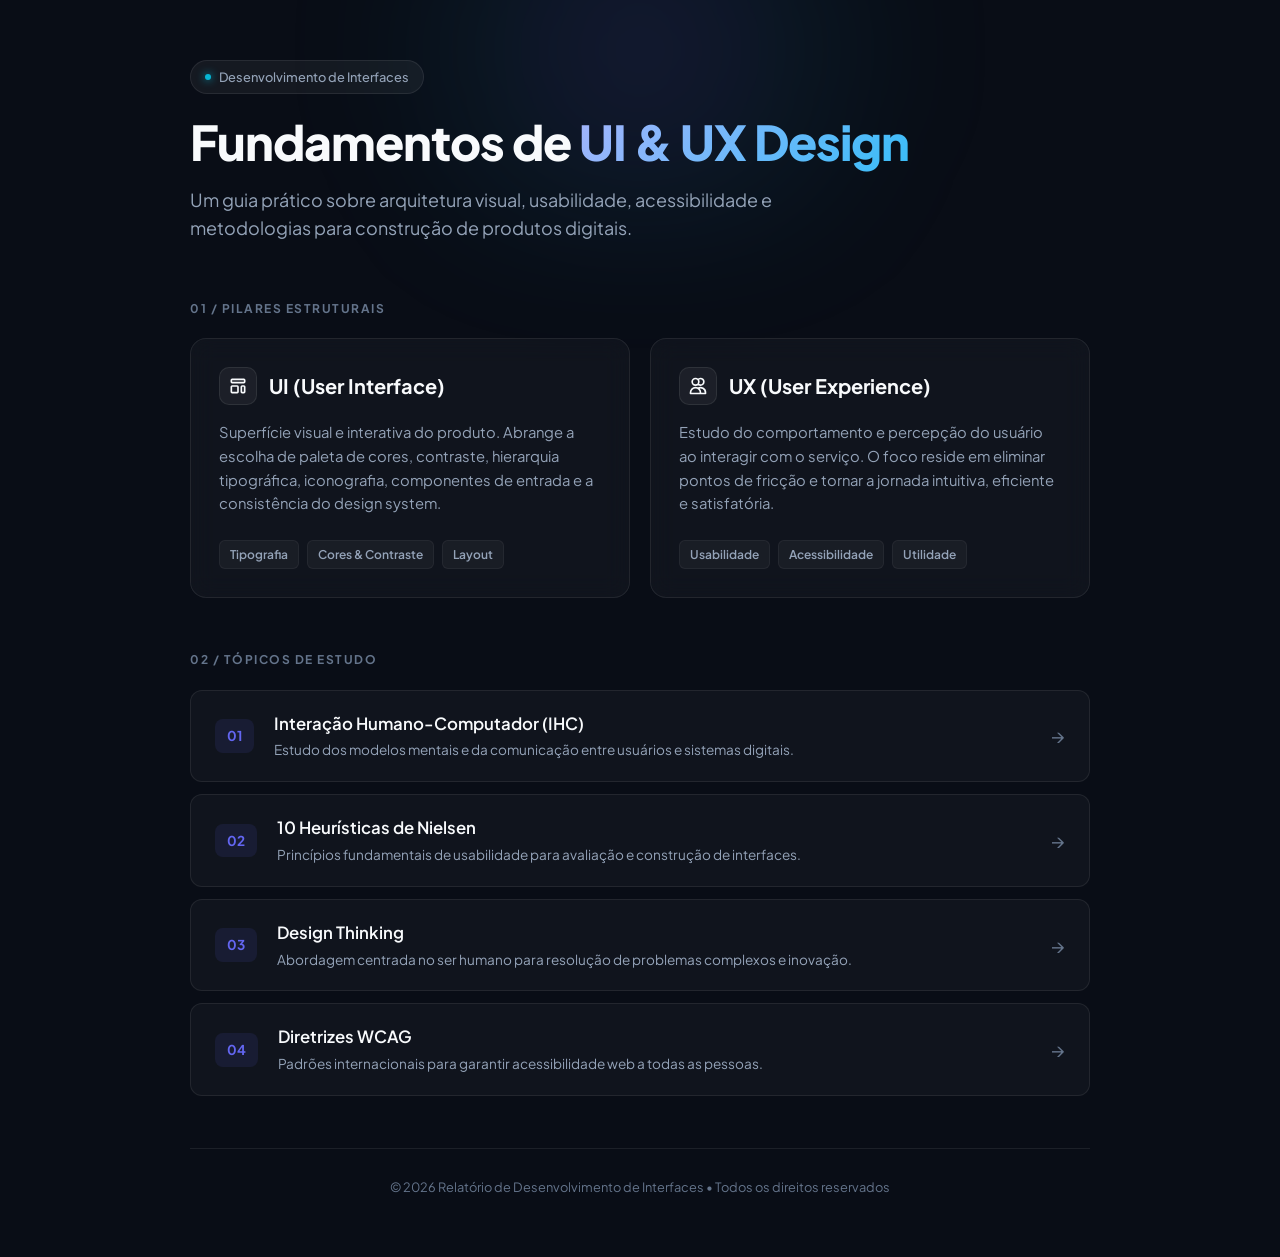
<file: index.html>
<!DOCTYPE html>
<html lang="pt-BR">
<head>
    <meta charset="UTF-8">
    <meta name="viewport" content="width=device-width, initial-scale=1.0">
    <title>Desenvolvimento de Interfaces — UI & UX</title>

    <link rel="preconnect" href="https://fonts.googleapis.com">
    <link rel="preconnect" href="https://fonts.gstatic.com" crossorigin>
    <link href="https://fonts.googleapis.com/css2?family=Plus+Jakarta+Sans:wght@400;500;600;700;800&display=swap" rel="stylesheet">

    <link rel="stylesheet" href="style.css">
</head>
<body>

    <div class="ambient-glow"></div>

    <div class="container">

        <header class="hero">
            <div class="badge">
                <span class="badge-dot"></span>
                <span>Desenvolvimento de Interfaces</span>
            </div>
            <h1 class="hero-title">Fundamentos de <span class="gradient-text">UI & UX Design</span></h1>
            <p class="hero-subtitle">
                Um guia prático sobre arquitetura visual, usabilidade, acessibilidade e metodologias para construção de produtos digitais.
            </p>
        </header>
        <section class="section">
            <div class="section-tag">01 / Pilares Estruturais</div>
            
            <div class="cards-grid dual">
                <article class="card card-accent-indigo">
                    <div class="card-header">
                        <div class="icon-box">
                            <svg width="20" height="20" fill="none" viewBox="0 0 24 24" stroke="currentColor">
                                <path stroke-linecap="round" stroke-linejoin="round" stroke-width="2" d="M4 5a1 1 0 011-1h14a1 1 0 011 1v2a1 1 0 01-1 1H5a1 1 0 01-1-1V5zM4 13a1 1 0 011-1h6a1 1 0 011 1v6a1 1 0 01-1 1H5a1 1 0 01-1-1v-6zM16 13a1 1 0 011-1h2a1 1 0 011 1v6a1 1 0 01-1 1h-2a1 1 0 01-1-1v-6z"/>
                            </svg>
                        </div>
                        <h2>UI (User Interface)</h2>
                    </div>
                    <p class="card-desc">
                        Superfície visual e interativa do produto. Abrange a escolha de paleta de cores, contraste, hierarquia tipográfica, iconografia, componentes de entrada e a consistência do design system.
                    </p>
                    <div class="pill-group">
                        <span class="pill">Tipografia</span>
                        <span class="pill">Cores & Contraste</span>
                        <span class="pill">Layout</span>
                    </div>
                </article>

                <article class="card card-accent-cyan">
                    <div class="card-header">
                        <div class="icon-box">
                            <svg width="20" height="20" fill="none" viewBox="0 0 24 24" stroke="currentColor">
                                <path stroke-linecap="round" stroke-linejoin="round" stroke-width="2" d="M12 4.354a4 4 0 110 5.292M15 21H3v-1a6 6 0 0112 0v1zm0 0h6v-1a6 6 0 00-9-5.197M13 7a4 4 0 11-8 0 4 4 0 018 0z"/>
                            </svg>
                        </div>
                        <h2>UX (User Experience)</h2>
                    </div>
                    <p class="card-desc">
                        Estudo do comportamento e percepção do usuário ao interagir com o serviço. O foco reside em eliminar pontos de fricção e tornar a jornada intuitiva, eficiente e satisfatória.
                    </p>
                    <div class="pill-group">
                        <span class="pill">Usabilidade</span>
                        <span class="pill">Acessibilidade</span>
                        <span class="pill">Utilidade</span>
                    </div>
                </article>
            </div>
        </section>

        <section class="section">
            <div class="section-tag">02 / Tópicos de Estudo</div>

            <nav class="modules-grid" aria-label="Tópicos do Curso">
                
                <a href="de_int_IHC/index.html" class="module-card">
                    <div class="module-num">01</div>
                    <div class="module-content">
                        <h3>Interação Humano-Computador (IHC)</h3>
                        <p>Estudo dos modelos mentais e da comunicação entre usuários e sistemas digitais.</p>
                    </div>
                    <span class="arrow">&rarr;</span>
                </a>

                <a href="de_int_HN/index.html" class="module-card">
                    <div class="module-num">02</div>
                    <div class="module-content">
                        <h3>10 Heurísticas de Nielsen</h3>
                        <p>Princípios fundamentais de usabilidade para avaliação e construção de interfaces.</p>
                    </div>
                    <span class="arrow">&rarr;</span>
                </a>

                <a href="de_int_DT/index.html" class="module-card">
                    <div class="module-num">03</div>
                    <div class="module-content">
                        <h3>Design Thinking</h3>
                        <p>Abordagem centrada no ser humano para resolução de problemas complexos e inovação.</p>
                    </div>
                    <span class="arrow">&rarr;</span>
                </a>

                <a href="de_int_WCAG/index.html" class="module-card">
                    <div class="module-num">04</div>
                    <div class="module-content">
                        <h3>Diretrizes WCAG</h3>
                        <p>Padrões internacionais para garantir acessibilidade web a todas as pessoas.</p>
                    </div>
                    <span class="arrow">&rarr;</span>
                </a>

            </nav>
        </section>

        <footer class="footer">
            <p>&copy; 2026 Relatório de Desenvolvimento de Interfaces &bull; Todos os direitos reservados</p>
        </footer>

    </div>

</body>
</html>
</file>
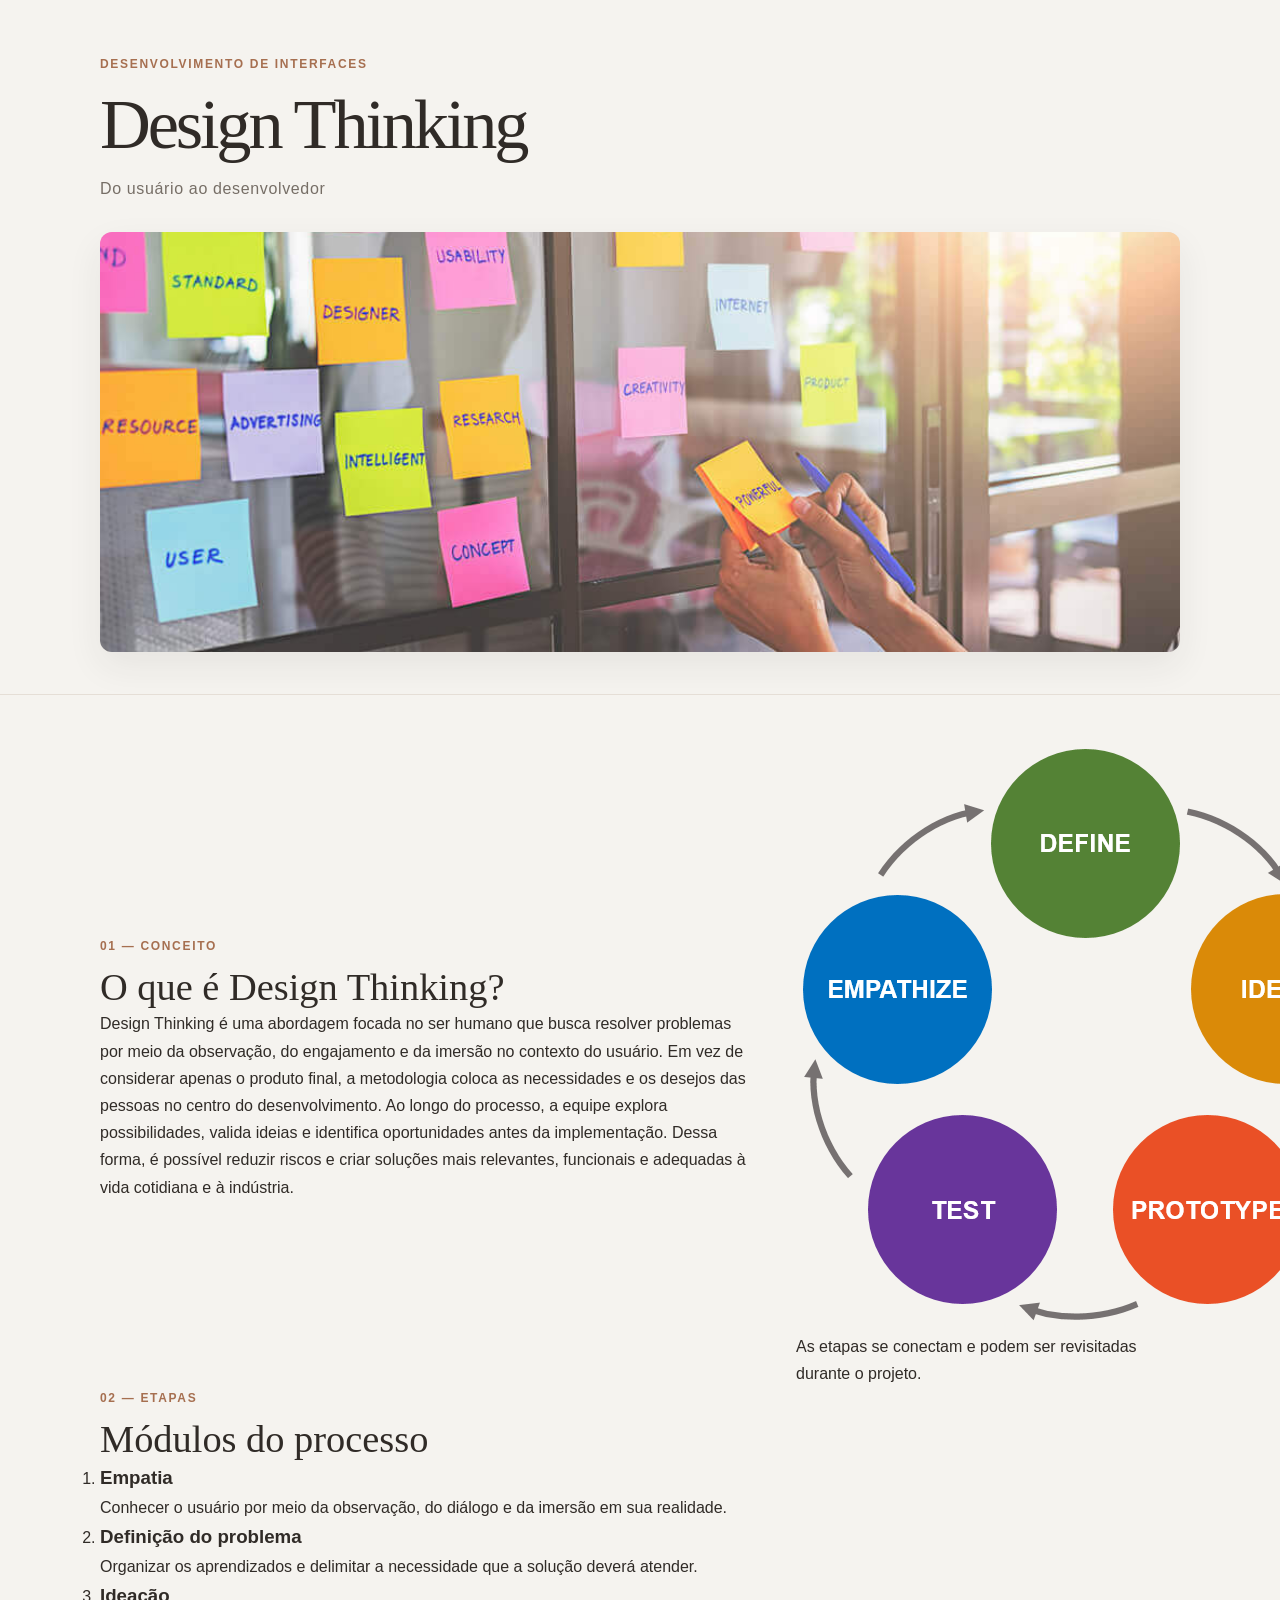
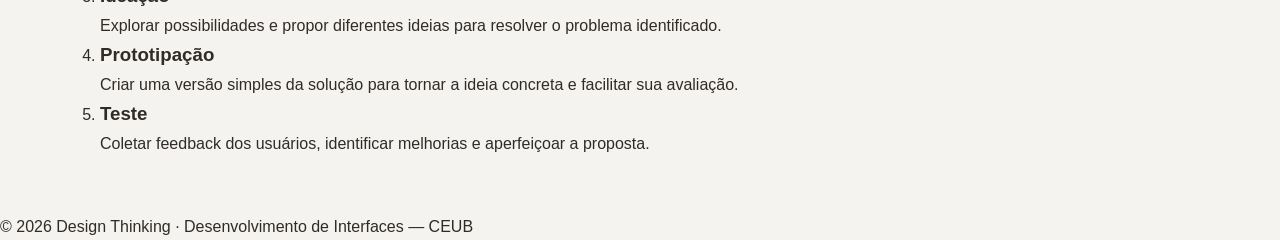
<file: de_int_DT/index.html>
<!DOCTYPE html>
<html lang="pt-BR">
<head>
    <meta charset="UTF-8">
    <meta name="viewport" content="width=device-width, initial-scale=1.0">
    <meta name="description" content="Conheça o Design Thinking e as etapas do processo de criação centrado no usuário.">
    <title>Design Thinking | Do usuário ao desenvolvedor</title>
    <link rel="stylesheet" href="style.css">
</head>
<body>
    <header class="hero">
        <div class="container">
            <p class="eyebrow">Desenvolvimento de interfaces</p>
            <h1>Design Thinking</h1>
            <p class="subtitle">Do usuário ao desenvolvedor</p>

            <figure class="hero-image">
                <img src="DT.jpg" alt="Ilustração relacionada ao Design Thinking">
            </figure>
        </div>
    </header>

    <main class="container">
        <section class="overview" aria-labelledby="concept-title">
            <div class="intro">
                <p class="section-label">01 — Conceito</p>
                <h2 id="concept-title">O que é Design Thinking?</h2>
                <p>
                    Design Thinking é uma abordagem focada no ser humano que busca resolver problemas
                    por meio da observação, do engajamento e da imersão no contexto do usuário.
                    Em vez de considerar apenas o produto final, a metodologia coloca as necessidades
                    e os desejos das pessoas no centro do desenvolvimento. Ao longo do processo,
                    a equipe explora possibilidades, valida ideias e identifica oportunidades antes
                    da implementação. Dessa forma, é possível reduzir riscos e criar soluções mais
                    relevantes, funcionais e adequadas à vida cotidiana e à indústria.
                </p>
            </div>

            <figure class="process-image">
                <img src="DT_PROCESS.gif" alt="Representação visual das etapas do Design Thinking">
                <figcaption>As etapas se conectam e podem ser revisitadas durante o projeto.</figcaption>
            </figure>
        </section>

        <section class="steps" aria-labelledby="steps-title">
            <p class="section-label">02 — Etapas</p>
            <h2 id="steps-title">Módulos do processo</h2>

            <ol class="steps-list">
                <li>
                    <h3>Empatia</h3>
                    <p>Conhecer o usuário por meio da observação, do diálogo e da imersão em sua realidade.</p>
                </li>
                <li>
                    <h3>Definição do problema</h3>
                    <p>Organizar os aprendizados e delimitar a necessidade que a solução deverá atender.</p>
                </li>
                <li>
                    <h3>Ideação</h3>
                    <p>Explorar possibilidades e propor diferentes ideias para resolver o problema identificado.</p>
                </li>
                <li>
                    <h3>Prototipação</h3>
                    <p>Criar uma versão simples da solução para tornar a ideia concreta e facilitar sua avaliação.</p>
                </li>
                <li>
                    <h3>Teste</h3>
                    <p>Coletar feedback dos usuários, identificar melhorias e aperfeiçoar a proposta.</p>
                </li>
            </ol>
        </section>
    </main>

    <footer class="footer">
        <p>&copy; 2026 Design Thinking · Desenvolvimento de Interfaces — CEUB</p>
    </footer>
</body>
</html>
</file>
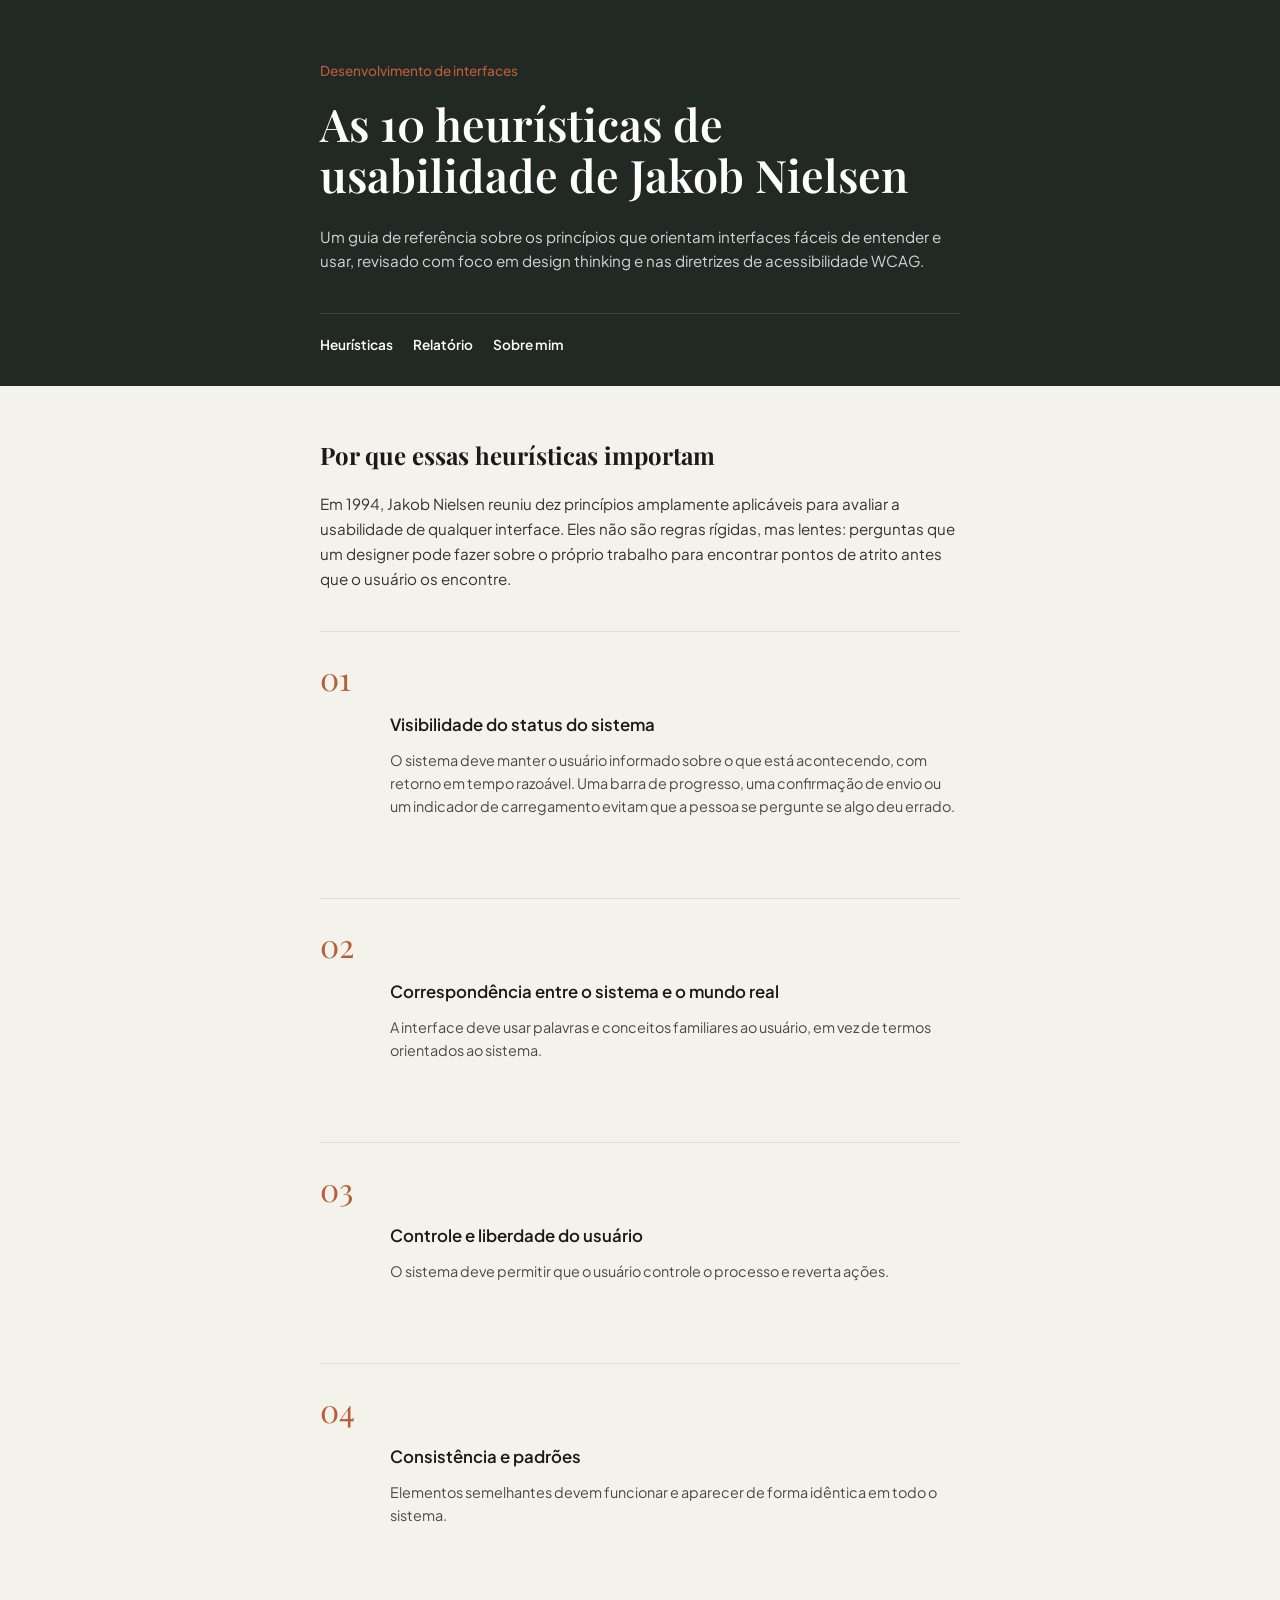
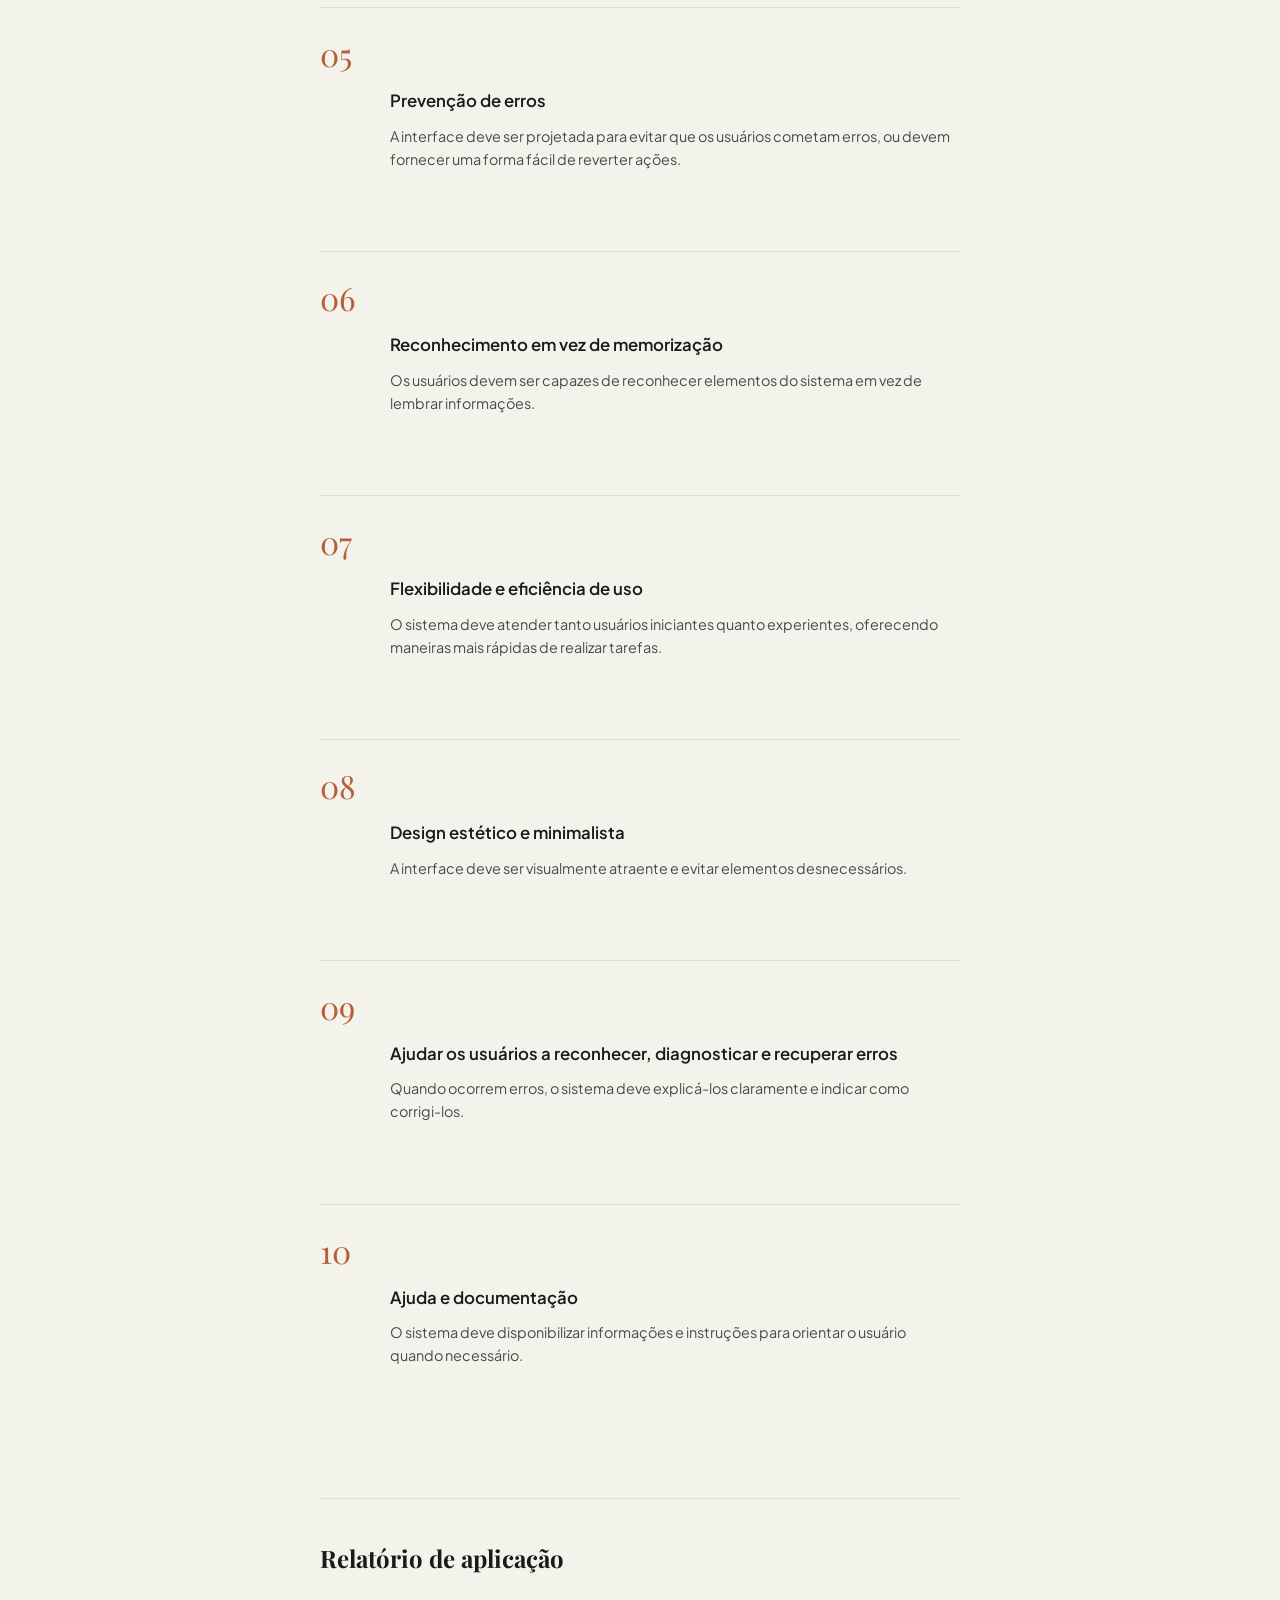
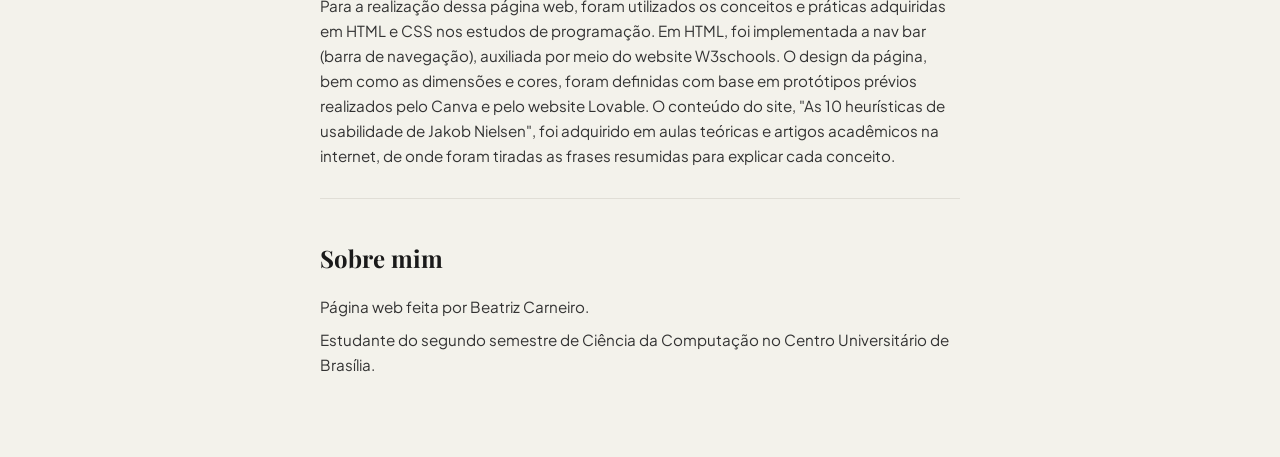
<file: de_int_HN/index.html>
<!DOCTYPE html>
<html lang="pt-BR">
<head>
    <meta charset="UTF-8">
    <meta name="viewport" content="width=device-width, initial-scale=1.0">
    <title>As 10 heurísticas de usabilidade de Jakob Nielsen</title>
    <link rel="stylesheet" href="style.css">
</head>
<body>

    <header class="titulo">
        <div class="principal">
            <span class="tag">Desenvolvimento de interfaces</span>
            <h1>As 10 heurísticas de usabilidade de Jakob Nielsen</h1>
            <p class="subtitulo">Um guia de referência sobre os princípios que orientam interfaces fáceis de entender e usar, revisado com foco em design thinking e nas diretrizes de acessibilidade WCAG.</p>
            
            <nav class="nav">
                <a href="#heuristicas">Heurísticas</a>
                <a href="#relatorio">Relatório</a>
                <a href="#sobre">Sobre mim</a>
            </nav>
        </div>
    </header>

    <main class="conteudo">
        <div class="principal">
        
            <section class="intro">
                <h2>Por que essas heurísticas importam</h2>
                <p>Em 1994, Jakob Nielsen reuniu dez princípios amplamente aplicáveis para avaliar a usabilidade de qualquer interface. Eles não são regras rígidas, mas lentes: perguntas que um designer pode fazer sobre o próprio trabalho para encontrar pontos de atrito antes que o usuário os encontre.</p>
            </section>

            <section id="heuristicas" class="heuristicas_lista">
                
                <article class="heuristica_item">
                    <span class="numero">01</span>
                    <div class="conteudo">
                        <h3>Visibilidade do status do sistema</h3>
                        <p>O sistema deve manter o usuário informado sobre o que está acontecendo, com retorno em tempo razoável. Uma barra de progresso, uma confirmação de envio ou um indicador de carregamento evitam que a pessoa se pergunte se algo deu errado.</p>
                    </div>
                </article>

                <article class="heuristica_item">
                    <span class="numero">02</span>
                    <div class="conteudo">
                        <h3>Correspondência entre o sistema e o mundo real</h3>
                        <p>A interface deve usar palavras e conceitos familiares ao usuário, em vez de termos orientados ao sistema.</p>
                    </div>
                </article>

                <article class="heuristica_item">
                    <span class="numero">03</span>
                    <div class="conteudo">
                        <h3>Controle e liberdade do usuário</h3>
                        <p>O sistema deve permitir que o usuário controle o processo e reverta ações.</p>
                    </div>
                </article>

                <article class="heuristica_item">
                    <span class="numero">04</span>
                    <div class="conteudo">
                        <h3>Consistência e padrões</h3>
                        <p>Elementos semelhantes devem funcionar e aparecer de forma idêntica em todo o sistema.</p>
                    </div>
                </article>

                <article class="heuristica_item">
                    <span class="numero">05</span>
                    <div class="conteudo">
                        <h3>Prevenção de erros</h3>
                        <p>A interface deve ser projetada para evitar que os usuários cometam erros, ou devem fornecer uma forma fácil de reverter ações.</p>
                    </div>
                </article>

                <article class="heuristica_item">
                    <span class="numero">06</span>
                    <div class="conteudo">
                        <h3>Reconhecimento em vez de memorização</h3>
                        <p>Os usuários devem ser capazes de reconhecer elementos do sistema em vez de lembrar informações.</p>
                    </div>
                </article>

                <article class="heuristica_item">
                    <span class="numero">07</span>
                    <div class="conteudo">
                        <h3>Flexibilidade e eficiência de uso</h3>
                        <p>O sistema deve atender tanto usuários iniciantes quanto experientes, oferecendo maneiras mais rápidas de realizar tarefas.</p>
                    </div>
                </article>

                <article class="heuristica_item">
                    <span class="numero">08</span>
                    <div class="conteudo">
                        <h3>Design estético e minimalista</h3>
                        <p>A interface deve ser visualmente atraente e evitar elementos desnecessários.</p>
                    </div>
                </article>

                <article class="heuristica_item">
                    <span class="numero">09</span>
                    <div class="conteudo">
                        <h3>Ajudar os usuários a reconhecer, diagnosticar e recuperar erros</h3>
                        <p>Quando ocorrem erros, o sistema deve explicá-los claramente e indicar como corrigi-los.</p>
                    </div>
                </article>

                <article class="heuristica_item">
                    <span class="numero">10</span>
                    <div class="conteudo">
                        <h3>Ajuda e documentação</h3>
                        <p>O sistema deve disponibilizar informações e instruções para orientar o usuário quando necessário.</p>
                    </div>
                </article>

            </section>

            <section id="relatorio" class="info_relatorio">
                <h2>Relatório de aplicação</h2>
                <p>Para a realização dessa página web, foram utilizados os conceitos e práticas adquiridas em HTML e CSS nos estudos de programação. Em HTML, foi implementada a nav bar (barra de navegação), auxiliada por meio do website W3schools. O design da página, bem como as dimensões e cores, foram definidas com base em protótipos prévios realizados pelo Canva e pelo website Lovable. O conteúdo do site, "As 10 heurísticas de usabilidade de Jakob Nielsen", foi adquirido em aulas teóricas e artigos acadêmicos na internet, de onde foram tiradas as frases resumidas para explicar cada conceito.</p>
            </section>

            <section id="sobre" class="info_sobre">
                <h2>Sobre mim</h2>
                <p>Página web feita por Beatriz Carneiro.</p>
                <p>Estudante do segundo semestre de Ciência da Computação no Centro Universitário de Brasília.</p>
            </section>

        </div>
    </main>

</body>
</html>
</file>
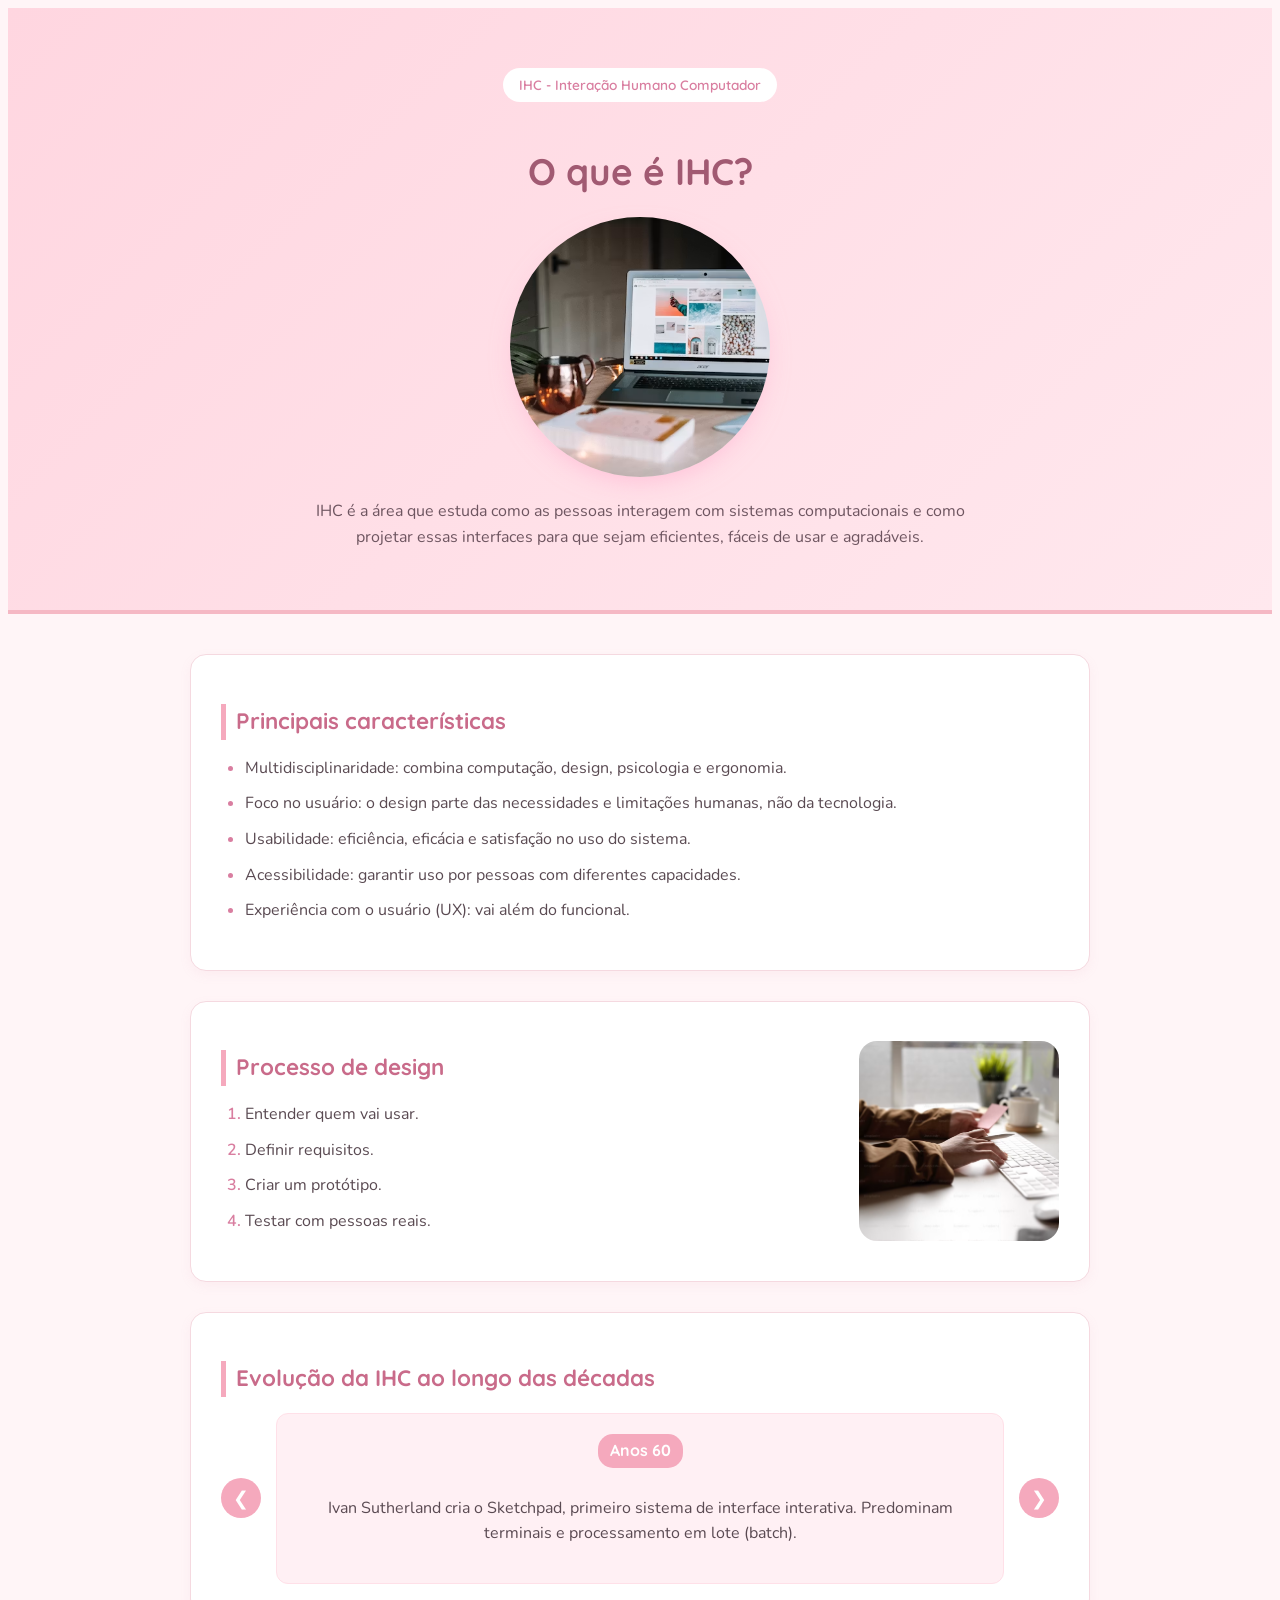
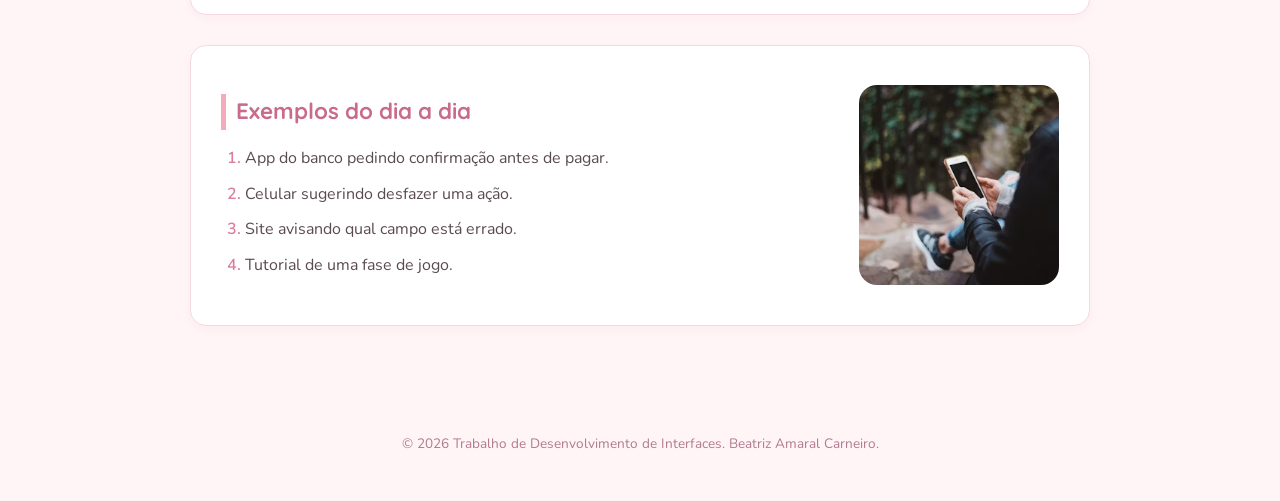
<file: de_int_IHC/index.html>
<!DOCTYPE html>
<html lang="pt-BR">
<head>
    <meta charset="UTF-8">
    <meta name="viewport" content="width=device-width, initial-scale=1.0">
    <title>IHC - Interação Humano Computador</title>
    <link rel="stylesheet" href="style.css">
    
    <!-- Bongo Cat - https://www.cursors-4u.com/cursor/slapping-cat -->
    <link rel="stylesheet" href="https://cdn.cursors-4u.net/cursors/animated/slapping-cat-1348ecde-48.css">

</head>
<body>
    <header class="header1">
        <span class="tag">IHC - Interação Humano Computador</span>
        <h1>O que é IHC?</h1>
        <img class="headerimg" src="header1img.avif" alt="Cabeçalho">
        <p class="lead">
            IHC é a área que estuda como as pessoas interagem com sistemas computacionais e como projetar essas interfaces para que sejam eficientes, fáceis de usar e agradáveis.
        </p>
    </header>

    <main>
        <section class="blocos">
            <h2>Principais características</h2>
            <ul>
                <li>Multidisciplinaridade: combina computação, design, psicologia e ergonomia.</li>
                <li>Foco no usuário: o design parte das necessidades e limitações humanas, não da tecnologia.</li>
                <li>Usabilidade: eficiência, eficácia e satisfação no uso do sistema.</li>
                <li>Acessibilidade: garantir uso por pessoas com diferentes capacidades.</li>
                <li>Experiência com o usuário (UX): vai além do funcional.</li>
            </ul>
        </section>

        <section class="blocos2">
            <div>
                <h2>Processo de design</h2>
                <ol>
                    <li>Entender quem vai usar.</li>
                    <li>Definir requisitos.</li>
                    <li>Criar um protótipo.</li>
                    <li>Testar com pessoas reais.</li>
                </ol>
            </div>
            <img class="blocos2img" src="blocoimg.avif" alt="Processo de design">
        </section>

        <section class="cards">
            <h2>Evolução da IHC ao longo das décadas</h2>
            <div class="cards-container">
                <button class="btn" id="btn-prev">&#10094;</button>

                <div class="card-molde">
                    <div class="card card-ativo">
                        <span class="card-ano">Anos 60</span>
                        <p>Ivan Sutherland cria o Sketchpad, primeiro sistema de interface interativa. Predominam terminais e processamento em lote (batch).</p>
                    </div>
                 
                    <div class="card">
                        <span class="card-ano">Anos 70</span>
                        <p>A Xerox PARC desenvolve o conceito de interface WIMP. IHC ainda restrita a laboratórios de pesquisas.</p>
                    </div>
                  
                    <div class="card">
                        <span class="card-ano">Anos 80</span>
                        <p>Lançamento do Macintosh e do Windows 1.0, levando GUIs ao público geral. IHC torna-se, em 1982, disciplina científica.</p>
                    </div>
                
                    <div class="card">
                        <span class="card-ano">Anos 90</span>
                        <p>Popularização dos PCs em casa e da web. Cresce a preocupação com o UCD.</p>
                    </div>
               
                    <div class="card">
                        <span class="card-ano">Anos 2000</span>
                        <p>Surge a web 2.0, interfaces mais ricas e os primeiros smartphones. O conceito de UX torna-se importante.</p>
                    </div>
                  
                    <div class="card">
                        <span class="card-ano">Anos 2010</span>
                        <p>Consolidação dos smartphones e telas sensíveis ao toque. Design responsivo, acessibilidade e inclusão ganham peso nos requisitos.</p>
                    </div>
                
                    <div class="card">
                        <span class="card-ano">Anos 2020</span>
                        <p>Interfaces conversacionais, realidade virtual aumentada e discussões sobre IA passam a dominar a área.</p>
                    </div>
                </div>

                <button class="btn" id="btn-prox">&#10095;</button>
            </div>
        </section>

        <section class="blocos3">
            <div>
                <h2>Exemplos do dia a dia</h2>
                <ol>
                    <li>App do banco pedindo confirmação antes de pagar.</li>
                    <li>Celular sugerindo desfazer uma ação.</li>
                    <li>Site avisando qual campo está errado.</li>
                    <li>Tutorial de uma fase de jogo.</li>
                </ol>
            </div>
            <img class="blocos3img" src="bloco3img.avif" alt="Exemplos do dia a dia">
        </section>
    </main>

    <footer>
        <p>&copy; 2026 Trabalho de Desenvolvimento de Interfaces. Beatriz Amaral Carneiro.</p>
    </footer>
    <script src="script.js"></script>
    
</body>
</html>
</file>
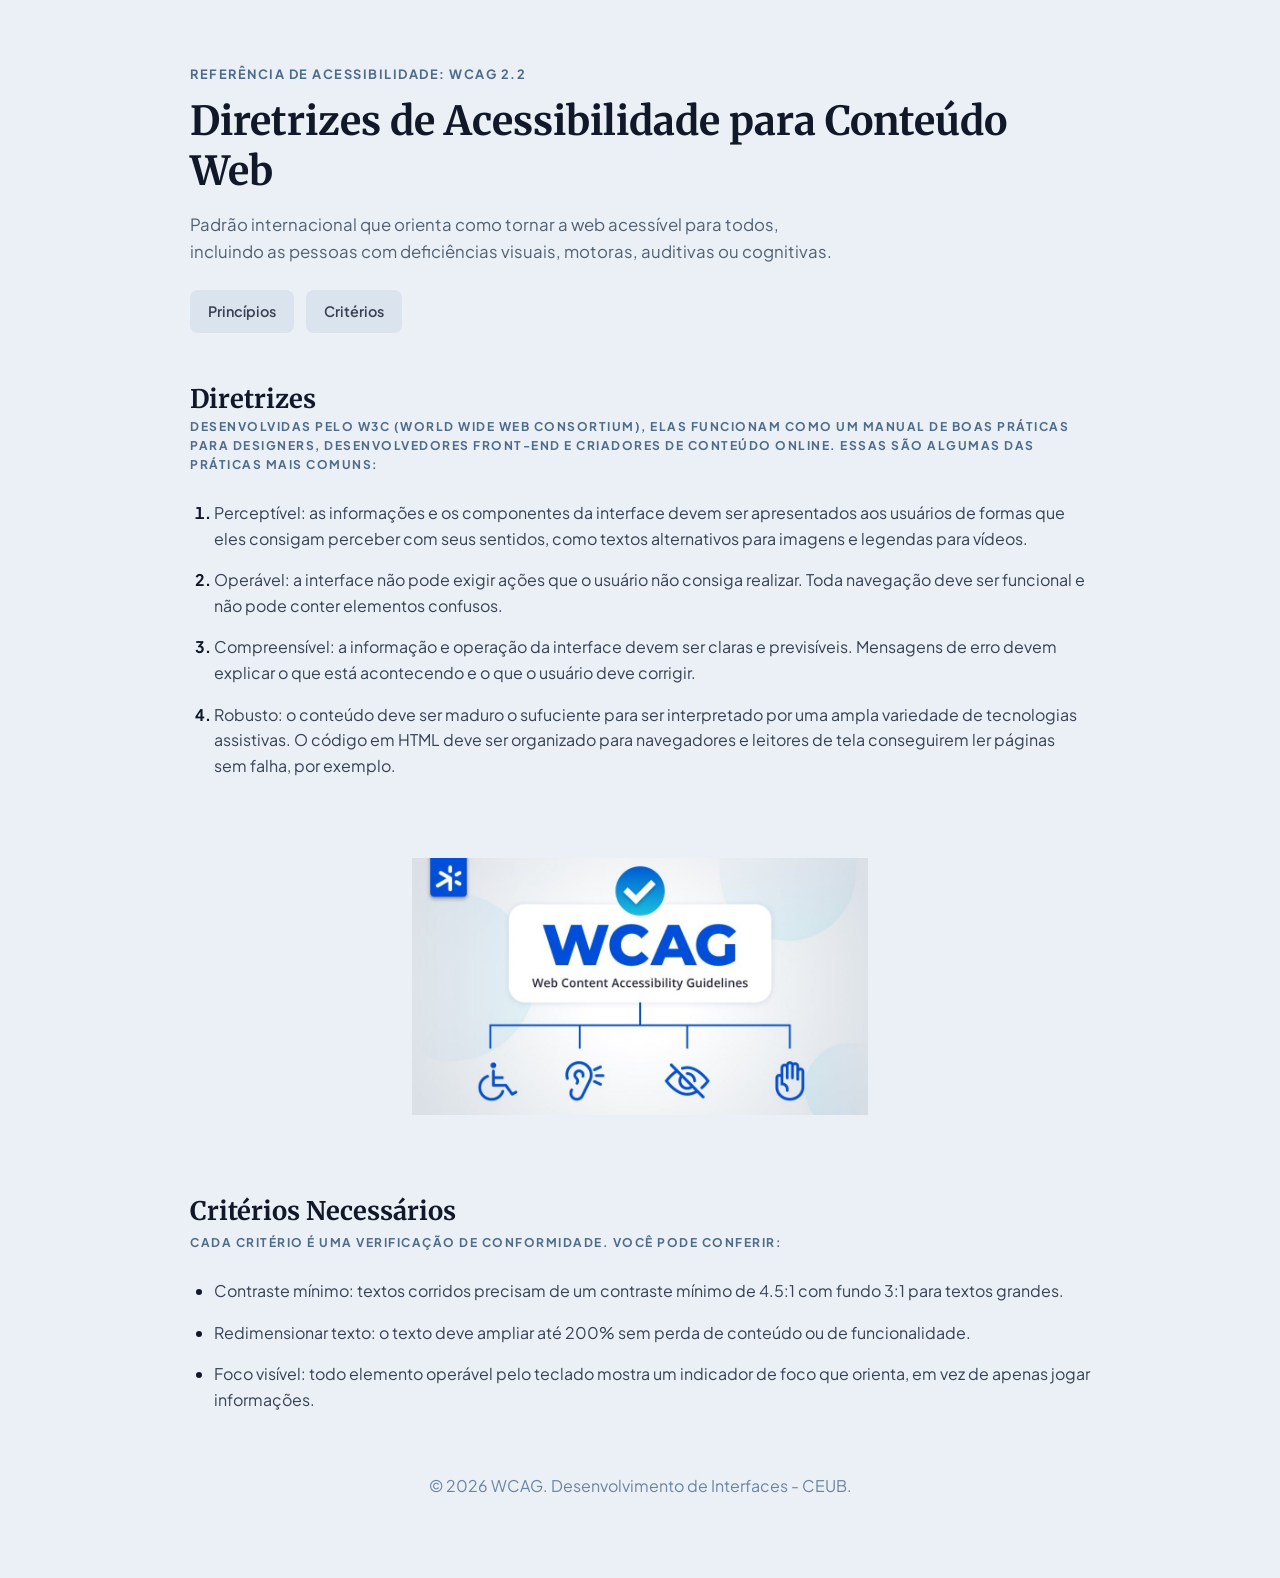
<file: de_int_WCAG/index.html>
<!DOCTYPE html>
<html lang="en">
<head>
    <meta charset="UTF-8">
    <meta name="viewport" content="width=device-width, initial-scale=1.0">
    <title>WCAG</title>
    <link rel="stylesheet" href="style.css">
</head>
<body>

    <div class="titulo">
        <header class="main_titulo">
            <span class="tag">Referência de acessibilidade: WCAG 2.2</span>
            <h1 class="lead">Diretrizes de Acessibilidade para Conteúdo Web</h1>
            <p class="subtext">Padrão internacional que orienta como tornar a web acessível para todos, incluindo as pessoas com deficiências visuais, motoras, auditivas ou cognitivas.</p>

            <nav>
                <ul>
                    <li><a href="#principios">Princípios</a></li>
                    <li><a href="#criterios">Critérios</a></li>
                </ul>
            </nav>
        </header>
    </div>

    <main>
        <div class="define">
        <div class="concept">
            <span class="concept_tag" id="principios">Diretrizes</span>
            <span class="concept_lead">Desenvolvidas pelo W3C (World Wide Web Consortium), elas funcionam como um manual de boas práticas para designers, desenvolvedores front-end e criadores de conteúdo online. Essas são algumas das práticas mais comuns:</span>
        </div>
        </div>

        <div class="principios">
            <ol>
                <li>Perceptível: as informações e os componentes da interface devem ser apresentados aos usuários de formas que eles consigam perceber com seus sentidos, como textos alternativos para imagens e legendas para vídeos.</li>
                <li>Operável: a interface não pode exigir ações que o usuário não consiga realizar. Toda navegação deve ser funcional e não pode conter elementos confusos.</li>
                <li>Compreensível: a informação e operação da interface devem ser claras e previsíveis. Mensagens de erro devem explicar o que está acontecendo e o que o usuário deve corrigir.</li>
                <li>Robusto: o conteúdo deve ser maduro o sufuciente para ser interpretado por uma ampla variedade de tecnologias assistivas. O código em HTML deve ser organizado para navegadores e leitores de tela conseguirem ler páginas sem falha, por exemplo. </li>
            </ol>
        </div>

        <div class="imagem">
            <img src="wcag.jpg">
        </div>

        <div class="criterio" id="criterios">
            <span class="criterio_tag">Critérios Necessários</span>
            <span class="criterio_lead">Cada critério é uma verificação de conformidade. Você pode conferir:</span>
        </div>

        <div class="criterios_lista">
            <ul>
                <li>Contraste mínimo: textos corridos precisam de um contraste mínimo de 4.5:1 com fundo 3:1 para textos grandes.</li>
                <li>Redimensionar texto: o texto deve ampliar até 200% sem perda de conteúdo ou de funcionalidade.</li>
                <li>Foco visível: todo elemento operável pelo teclado mostra um indicador de foco que orienta, em vez de apenas jogar informações.</li>

            </ul>
        </div>
    </main>

    <footer>
        <p>&copy; 2026 WCAG. Desenvolvimento de Interfaces - CEUB.</p>
    </footer>
    
</body>
</html>
</file>
<file: style.css>
:root {
    --bg-dark: #090d16;
    --card-bg: rgba(255, 255, 255, 0.03);
    --card-hover: rgba(255, 255, 255, 0.06);
    --border-color: rgba(255, 255, 255, 0.08);
    --border-hover: rgba(255, 255, 255, 0.2);
    
    --text-primary: #f8fafc;
    --text-secondary: #94a3b8;
    --text-muted: #64748b;

    --accent-indigo: #6366f1;
    --accent-cyan: #06b6d4;
    
    --font-main: 'Plus Jakarta Sans', system-ui, -apple-system, sans-serif;
}
* {
    margin: 0;
    padding: 0;
    box-sizing: border-box;
}

body {
    background-color: var(--bg-dark);
    color: var(--text-primary);
    font-family: var(--font-main);
    line-height: 1.6;
    min-height: 100vh;
    padding: 60px 20px;
    position: relative;
    overflow-x: hidden;
    -webkit-font-smoothing: antialiased;
}

.ambient-glow {
    position: absolute;
    top: -150px;
    left: 50%;
    transform: translateX(-50%);
    width: 600px;
    height: 400px;
    background: radial-gradient(circle, rgba(99, 102, 241, 0.15) 0%, rgba(6, 182, 212, 0.05) 50%, transparent 80%);
    pointer-events: none;
    z-index: 0;
    filter: blur(60px);
}

.container {
    max-width: 900px;
    margin: 0 auto;
    position: relative;
    z-index: 1;
}
.hero {
    margin-bottom: 56px;
}

.badge {
    display: inline-flex;
    align-items: center;
    gap: 8px;
    background: rgba(255, 255, 255, 0.05);
    border: 1px solid var(--border-color);
    padding: 6px 14px;
    border-radius: 100px;
    font-size: 0.8rem;
    font-weight: 500;
    color: var(--text-secondary);
    margin-bottom: 20px;
}

.badge-dot {
    width: 6px;
    height: 6px;
    background-color: var(--accent-cyan);
    border-radius: 50%;
    box-shadow: 0 0 8px var(--accent-cyan);
}

.hero-title {
    font-size: 3rem;
    font-weight: 800;
    line-height: 1.15;
    letter-spacing: -1px;
    margin-bottom: 16px;
}

.gradient-text {
    background: linear-gradient(135deg, #a5b4fc 0%, #38bdf8 100%);
    -webkit-background-clip: text;
    -webkit-text-fill-color: transparent;
}

.hero-subtitle {
    font-size: 1.125rem;
    color: var(--text-secondary);
    max-width: 680px;
    font-weight: 400;
}
.section {
    margin-bottom: 52px;
}

.section-tag {
    font-size: 0.75rem;
    font-weight: 700;
    letter-spacing: 1.5px;
    text-transform: uppercase;
    color: var(--text-muted);
    margin-bottom: 20px;
}


.cards-grid.dual {
    display: grid;
    grid-template-columns: 1fr 1fr;
    gap: 20px;
}

.card {
    background: var(--card-bg);
    border: 1px solid var(--border-color);
    border-radius: 16px;
    padding: 28px;
    backdrop-filter: blur(12px);
    transition: all 0.3s cubic-bezier(0.16, 1, 0.3, 1);
}

.card:hover {
    border-color: var(--border-hover);
    transform: translateY(-2px);
    background: var(--card-hover);
}

.card-header {
    display: flex;
    align-items: center;
    gap: 12px;
    margin-bottom: 16px;
}

.icon-box {
    width: 38px;
    height: 38px;
    border-radius: 10px;
    display: flex;
    align-items: center;
    justify-content: center;
    background: rgba(255, 255, 255, 0.05);
    border: 1px solid var(--border-color);
    color: var(--text-primary);
}

.card-accent-indigo:hover .icon-box {
    color: #a5b4fc;
    border-color: rgba(99, 102, 241, 0.4);
}

.card-accent-cyan:hover .icon-box {
    color: #38bdf8;
    border-color: rgba(6, 182, 212, 0.4);
}

.card h2 {
    font-size: 1.25rem;
    font-weight: 700;
}

.card-desc {
    font-size: 0.925rem;
    color: var(--text-secondary);
    margin-bottom: 24px;
    line-height: 1.6;
}

.pill-group {
    display: flex;
    flex-wrap: wrap;
    gap: 8px;
}

.pill {
    font-size: 0.75rem;
    font-weight: 600;
    padding: 4px 10px;
    border-radius: 6px;
    background: rgba(255, 255, 255, 0.04);
    color: var(--text-secondary);
    border: 1px solid rgba(255, 255, 255, 0.05);
}

.modules-grid {
    display: grid;
    grid-template-columns: 1fr;
    gap: 12px;
}

.module-card {
    display: flex;
    align-items: center;
    gap: 20px;
    padding: 20px 24px;
    background: var(--card-bg);
    border: 1px solid var(--border-color);
    border-radius: 12px;
    text-decoration: none;
    color: inherit;
    transition: all 0.25s ease;
}

.module-card:hover {
    background: var(--card-hover);
    border-color: var(--border-hover);
    transform: translateX(4px);
}

.module-num {
    font-size: 0.85rem;
    font-weight: 700;
    color: var(--accent-indigo);
    background: rgba(99, 102, 241, 0.1);
    padding: 6px 12px;
    border-radius: 8px;
}

.module-content {
    flex: 1;
}

.module-content h3 {
    font-size: 1.05rem;
    font-weight: 600;
    color: var(--text-primary);
    margin-bottom: 2px;
}

.module-content p {
    font-size: 0.85rem;
    color: var(--text-secondary);
}

.arrow {
    font-size: 1.2rem;
    color: var(--text-muted);
    transition: transform 0.2s ease, color 0.2s ease;
}

.module-card:hover .arrow {
    color: var(--text-primary);
    transform: translateX(4px);
}

.footer {
    border-top: 1px solid var(--border-color);
    padding-top: 28px;
    text-align: center;
    font-size: 0.8rem;
    color: var(--text-muted);
}

@media (max-width: 680px) {
    .cards-grid.dual {
        grid-template-columns: 1fr;
    }

    .hero-title {
        font-size: 2.2rem;
    }

    .module-card {
        padding: 16px;
    }
}
</file>
<file: de_int_DT/style.css>
:root {
    --background: #f5f3ef;
    --surface: #fffefa;
    --text: #302b27;
    --muted: #766e66;
    --accent: #a66f50;
    --line: #e5ded6;
    --shadow: 0 14px 36px rgba(48, 43, 39, 0.07);
}

* {
    margin: 0;
    padding: 0;
    box-sizing: border-box;
}

body {
    background: var(--background);
    color: var(--text);
    font-family: Arial, Helvetica, sans-serif;
    font-size: 16px;
    line-height: 1.7;
}

.container {
    width: min(100% - 40px, 1080px);
    margin-inline: auto;
}
.hero {
    padding: 54px 0 42px;
    border-bottom: 1px solid var(--line);
}

.eyebrow,
.section-label {
    color: var(--accent);
    font-size: 0.75rem;
    font-weight: 700;
    letter-spacing: 0.14em;
    text-transform: uppercase;
}

h1,
h2 {
    font-family: Georgia, "Times New Roman", serif;
    font-weight: 500;
    line-height: 1.2;
}

h1 {
    margin-top: 8px;
    font-size: clamp(2.6rem, 6vw, 4.4rem);
    letter-spacing: -0.045em;
}

.subtitle {
    margin-top: 8px;
    color: var(--muted);
    font-size: 1rem;
    letter-spacing: 0.04em;
}

.hero-image {
    margin-top: 30px;
    overflow: hidden;
    border-radius: 12px;
    background: #e9e2da;
    box-shadow: var(--shadow);
}

.hero-image img {
    display: block;
    width: 100%;
    max-height: 420px;
    object-fit: cover;
}

main {
    padding-top: 54px;
    padding-bottom: 56px;
}

.overview {
    display: grid;
    grid-template-columns: minmax(0, 1.35fr) minmax(240px, 0.8fr);
    align-items: center;
    gap: 48px;
}

h2 {
    margin-top: 8px;
    font-size: clamp(1.8rem, 3vw, 2.5rem);
}
</file>
<file: de_int_HN/style.css>
@import url('https://fonts.googleapis.com/css2?family=Playfair+Display:ital,wght@0,400;0,600;0,700;1,400&family=Plus+Jakarta+Sans:wght@400;500;600&display=swap');

* {
    margin: 0;
    padding: 0;
    box-sizing: border-box;
}

html {
  scroll-behavior: smooth; 
}

body {
    background-color: #f3f2eb;
    color: #333333;
    font-family: 'Plus Jakarta Sans', sans-serif;
    line-height: 1.6;
}
.principal {
    max-width: 680px;
    margin: 0 auto;
    padding: 0 20px;
}

.titulo {
    background-color: #222925;
    color: #ffffff;
    padding: 60px 0 30px 0;
}

.tag {
    color: #b85d38;
    font-size: 0.85rem;
    font-weight: 500;
    display: block;
    margin-bottom: 16px;
}

.titulo h1 {
    font-family: 'Playfair Display', serif;
    font-size: 2.8rem;
    font-weight: 600;
    line-height: 1.15;
    margin-bottom: 24px;
}

.subtitulo {
    color: #d1d5db;
    font-size: 0.95rem;
    line-height: 1.6;
    margin-bottom: 40px;
}

.nav {
    display: flex;
    gap: 20px;
    border-top: 1px solid #38423c;
    padding-top: 20px;
}

.nav a {
    color: #ffffff;
    text-decoration: none;
    font-size: 0.85rem;
    font-weight: 600;
    transition: opacity 0.2s;
}

.nav a:hover {
    opacity: 0.8;
}
.conteudo {
    padding: 50px 0;
}
.intro {
    margin-bottom: 40px;
}

.intro h2, 
.info_relatorio h2, 
.info_sobre h2 {
    font-family: 'Playfair Display', serif;
    font-size: 1.5rem;
    color: #1a1a1a;
    margin-bottom: 16px;
}

.intro p, 
.info_relatorio p, 
.info_sobre p {
    font-size: 0.95rem;
    color: #333333;
    line-height: 1.65;
}
.heuristicas_lista {
    margin-bottom: 50px;
}

.heuristica_item {
    display: flex;
    gap: 30px;
    padding: 30px 0;
    border-top: 1px solid #e0ded6;
}

.heuristica_item .numero {
    font-family: 'Playfair Display', serif;
    font-size: 2rem;
    color: #b85d38;
    line-height: 1;
    min-width: 40px;
}

.heuristica_item h3 {
    font-family: 'Plus Jakarta Sans', sans-serif;
    font-size: 1.05rem;
    font-weight: 600;
    color: #1a1a1a;
    margin-bottom: 10px;
}

.heuristica_item p {
    font-size: 0.9rem;
    color: #4a4a4a;
    line-height: 1.6;
}

.info_relatorio, .info_sobre {
    padding-top: 40px;
    border-top: 1px solid #e0ded6;
    margin-bottom: 30px;
}

.info_sobre p + p {
    margin-top: 8px;
}
</file>
<file: de_int_IHC/style.css>
@import url('https://fonts.googleapis.com/css2?family=Quicksand:wght@500;600;700&family=Nunito:wght@400;600&display=swap');

:root {
    margin: 0;
    padding: 0;
    box-sizing: border-box;
}

::selection {
    background: rgba(214, 161, 145, 0.582);
}



body {
    font-family: 'Nunito', sans-serif;
    background-color: #fff5f7;
    color: #5a4a52;
    line-height: 1.6;
}

h1, h2, .tag {
    font-family: 'Quicksand', sans-serif;
}

img{max-width: 100%; display: block;}

.header1 {
    background: linear-gradient(135deg, #ffd6e0, #ffe8ee);
    padding: 60px 20px;
    text-align: center;
    border-bottom: 4px solid #f5b8c4;
}

.tag {
    display: inline-block;
    background-color: #ffffff;
    color: #d97ea0;
    font-weight: 600;
    font-size: 0.85rem;
    padding: 6px 16px;
    border-radius: 20px;
    margin-bottom: 16px;
}

.header1 h1 {
    font-size: 2.3rem;
    color: #a15a72;
    margin-bottom: 16px;
}

.headerimg{
    width: 260px;
    height: 260px;
    object-fit: cover;
    border-radius: 50%;
    border: 6px solid var(--white);
    box-shadow: 0 10px 26px -8px rgba(255, 158, 199, 0.55);
    margin: 0 auto 22px;
}

.lead {
    max-width: 650px;
    margin: 0 auto;
    color: #6e5560;
}

main {
    max-width: 900px;
    margin: 0 auto;
    padding: 40px 20px;
}

section {
    background-color: #ffffff;
    border: 1px solid #f5d9e0;
    border-radius: 16px;
    padding: 30px;
    margin-bottom: 30px;
    box-shadow: 0 4px 12px rgba(218, 138, 160, 0.08);
}

h2 {
    color: #c96b8a;
    font-size: 1.4rem;
    margin-bottom: 16px;
    border-left: 5px solid #f5a9bd;
    padding-left: 10px;
}

.blocos2 {
    display: flex;
    align-items: center;
    justify-content: space-between;
    gap: 20px;
}

.blocos2img{
    width: 200px;
    height: 200px;
    object-fit: cover;
    border-radius: 18px;
    flex-shrink: 0;
}

ul, ol {
    padding-left: 24px;
}

li {
    margin-bottom: 10px;
}

li::marker {
    color: #d97ea0;
    font-weight: 600;
}

.table-wrap {
    overflow-x: auto;
}

table {
    width: 100%;
    border-collapse: collapse;
    margin-top: 10px;
    min-width: 700px;
}

th {
    background-color: #f5a9bd;
    color: #ffffff;
    padding: 12px;
    font-family: 'Quicksand', sans-serif;
    font-size: 0.9rem;
}

td {
    background-color: #fff0f4;
    padding: 12px;
    font-size: 0.85rem;
    border: 1px solid #ffe0e8;
    vertical-align: top;
}

tr:hover td {
    background-color: #ffe4ec;
}

.blocos3{
    display:flex;
    align-items: center;
    justify-content: space-between;
    gap: 20px;
}

.blocos3img{
    width: 200px;
    height: 200px;
    object-fit: cover;
    border-radius: 18px;
    flex-shrink: 0;
}

.cards-container {
    display: flex;
    align-items: center;
    justify-content: space-between;
    gap: 15px;
    margin-top: 15px;
}

.card-molde {
    flex-grow: 1;
    min-height: 140px; 
}

.card {
    display: none; 
    background-color: #fff0f4;
    border: 1px solid #ffe0e8;
    border-radius: 12px;
    padding: 20px;
    text-align: center;
}

.card-ativo {
    display: block; 
}

.card-ano {
    display: inline-block;
    background-color: #f5a9bd;
    color: #ffffff;
    font-family: 'Quicksand', sans-serif;
    font-weight: 700;
    padding: 4px 12px;
    border-radius: 15px;
    margin-bottom: 12px;
}

.btn {
    background-color: #f5a9bd;
    color: #ffffff;
    border: none;
    border-radius: 50%;
    width: 40px;
    height: 40px;
    font-size: 1.2rem;
    cursor: pointer;
    transition: background-color 0.2s;
    flex-shrink: 0;
}

.btn:hover {
    background-color: #d97ea0;
}

footer {
    text-align: center;
    padding: 24px;
    color: #b17a8e;
    font-size: 0.85rem;
}

@media (max-width: 600px) {
    .header1 h1 {
        font-size: 1.8rem;
    }

    section {
        padding: 20px;
    }

    .headerimg{
        width: 190px;
        height: 190px;
    }
}
</file>
<file: de_int_WCAG/style.css>
@import url('https://fonts.googleapis.com/css2?family=Merriweather:ital,wght@0,300;0,400;0,700;1,300&family=Plus+Jakarta+Sans:wght@400;500;600;700&display=swap');

* {
    margin: 0;
    padding: 0;
    box-sizing: border-box;
}

body {
    background-color: #eaf0f6; 
    color: #4a5568;
    font-family: 'Plus Jakarta Sans', sans-serif;
    line-height: 1.6;
    padding: 60px 20px;
}

html {
scroll-behavior: smooth;
}


.titulo, main {
    max-width: 900px;
    margin: 0 auto;
}

.titulo {
    margin-bottom: 50px;
}

.tag {
    display: inline-block;
    color: #4f6b8a;
    font-size: 0.8rem;
    font-weight: 700;
    letter-spacing: 1.5px;
    text-transform: uppercase;
    margin-bottom: 12px;
}

.lead {
    font-family: 'Merriweather', serif;
    color: #111827;
    font-size: 2.5rem;
    font-weight: 700;
    line-height: 1.25;
    margin-bottom: 16px;
}

.subtext {
    font-size: 1.05rem;
    color: #526071;
    max-width: 650px;
}

.define, .criterio {
    margin-top: 40px;
    margin-bottom: 20px;
}

.concept_lead, .criterio_lead {
    display: inline-block;
    color: #4f6b8a;
    font-size: 0.75rem;
    font-weight: 700;
    letter-spacing: 1.5px;
    text-transform: uppercase;
    margin-bottom: 6px;
}

.concept_tag, .criterio_tag {
    font-family: 'Merriweather', serif;
    color: #111827;
    font-size: 1.6rem;
    font-weight: 700;
    line-height: 1.3;
    display: block;
    margin-top: 4px;
}

.principios, .criterios_lista {
    margin-top: 20px;
    margin-bottom: 40px;
}

.principios ol, .criterios_lista ul {
    padding-left: 24px;
}

.principios ol li, .criterios_lista ul li {
    font-size: 1rem;
    color: #374151;
    margin-bottom: 16px;
    line-height: 1.6;
}

.principios ol li::marker, .criterios_lista ul li::marker {
    color: #111827;
    font-weight: bold;
}

.imagem {
  display: flex;
  flex-direction: column; 
  align-items: center;    
  padding: 20px;          
  max-width: 800px;       
  margin: 0 auto;          
}

.imagem img{
  max-width: 60%;       
  height: auto;       
  margin-top: 20px;
  margin-bottom: 20px;

}

footer {
    text-align: center;     
    width: 100%;           
    max-width: 1000px;     
    margin: 40px auto 0;    
    padding: 20px 0;       
    color: #6c84a1;        
}

nav {
    margin-top: 24px;
}

nav ul {
    list-style: none;
    padding: 0;
    margin: 0;
    display: flex;
    gap: 12px; 
}

nav a {
    display: inline-block;
    padding: 10px 18px;
    font-family: 'Plus Jakarta Sans', sans-serif;
    font-size: 0.9rem;
    font-weight: 600;
    color: #374151;
    background-color: #dbe4ee; 
    text-decoration: none;
    border-radius: 8px;
    transition: all 0.2s ease-in-out;
}

nav a:hover {
    background-color: #111827;
    color: #ffffff;
    transform: translateY(-1px);
}
</file>
